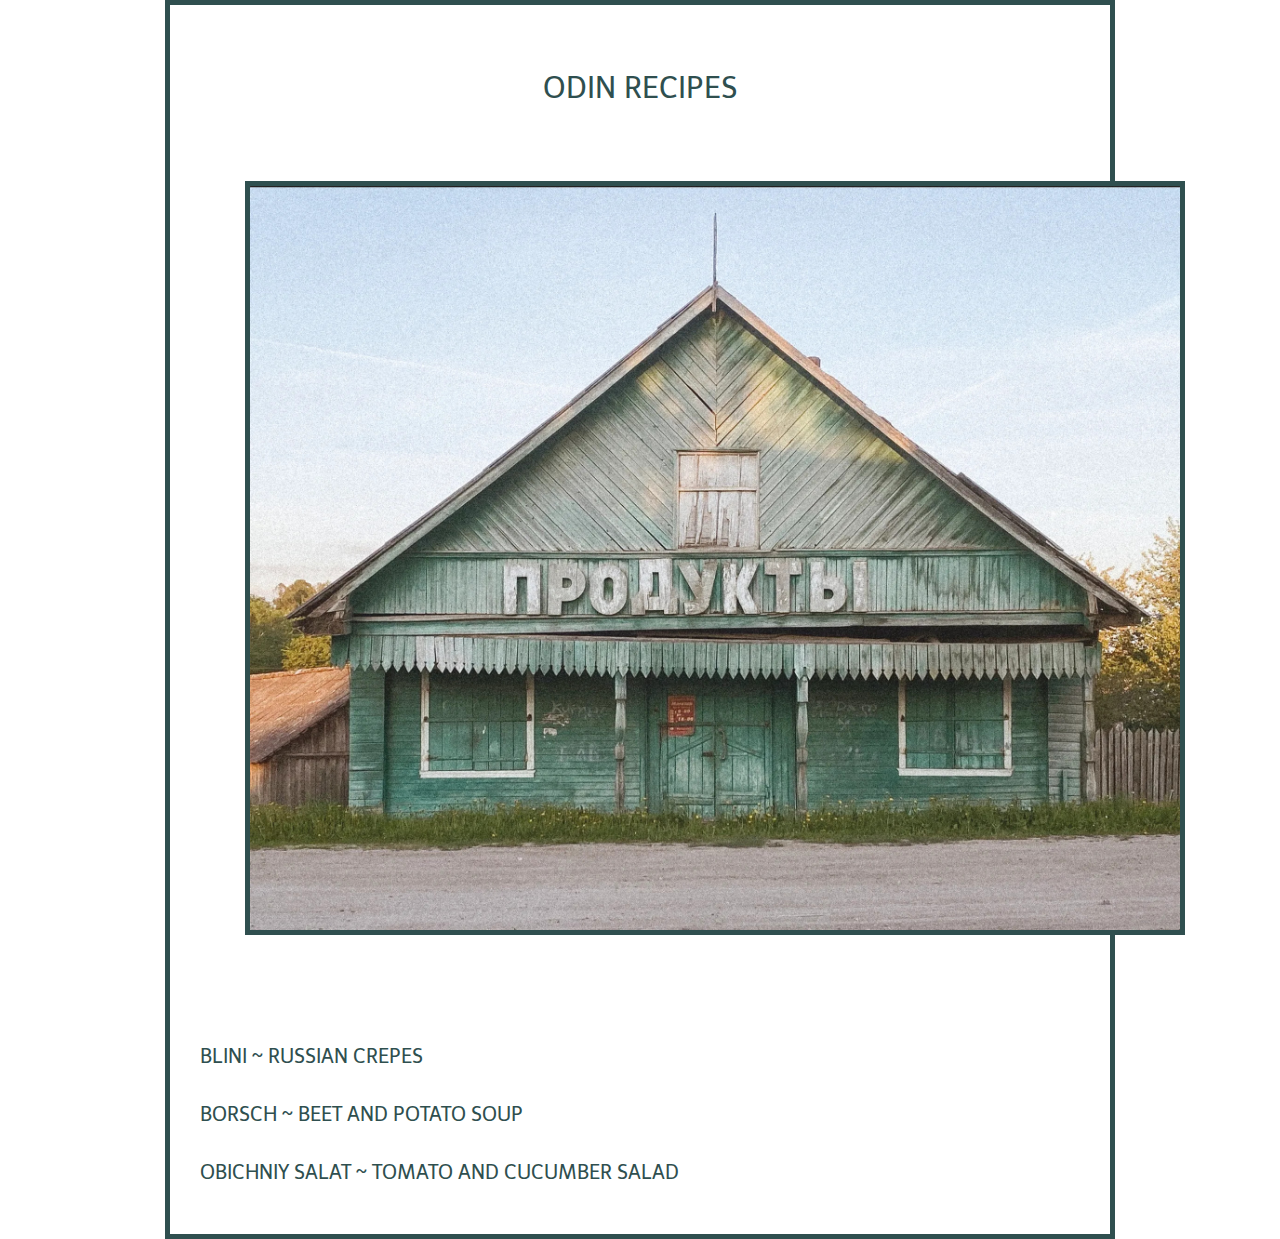
<file: index.html>
<!DOCTYPE html>
<html lang="en">
    <head>
        <meta charset="UTF-8">
        <meta name="viewport" content="width=device-width, initial-scale=1">
        <title>ODIN RECIPES</title>
        <link href="styles.css" rel="stylesheet">

        <link rel="preconnect" href="https://fonts.googleapis.com">
        <link rel="preconnect" href="https://fonts.gstatic.com" crossorigin>
        <link href="https://fonts.googleapis.com/css2?family=Carrois+Gothic&family=Gluten:wght@100..900&family=Lumanosimo&family=Telex&display=swap" rel="stylesheet">
    </head>

    <body>
        <h1>ODIN RECIPES</h1>
        <img src="images/produktiy.jpg" alt="Old Russian building with wooden lettered sign that says Produce">
        <ul>
            <li><a href="recipes/blini.html">BLINI ~ RUSSIAN CREPES</a></li>
            <li><a href="recipes/borsch.html">BORSCH ~ BEET AND POTATO SOUP</a></li>
            <li><a href="recipes/salat.html">OBICHNIY SALAT ~ TOMATO AND CUCUMBER SALAD</a></li>
        </ul>
    </body>
</html>
</file>
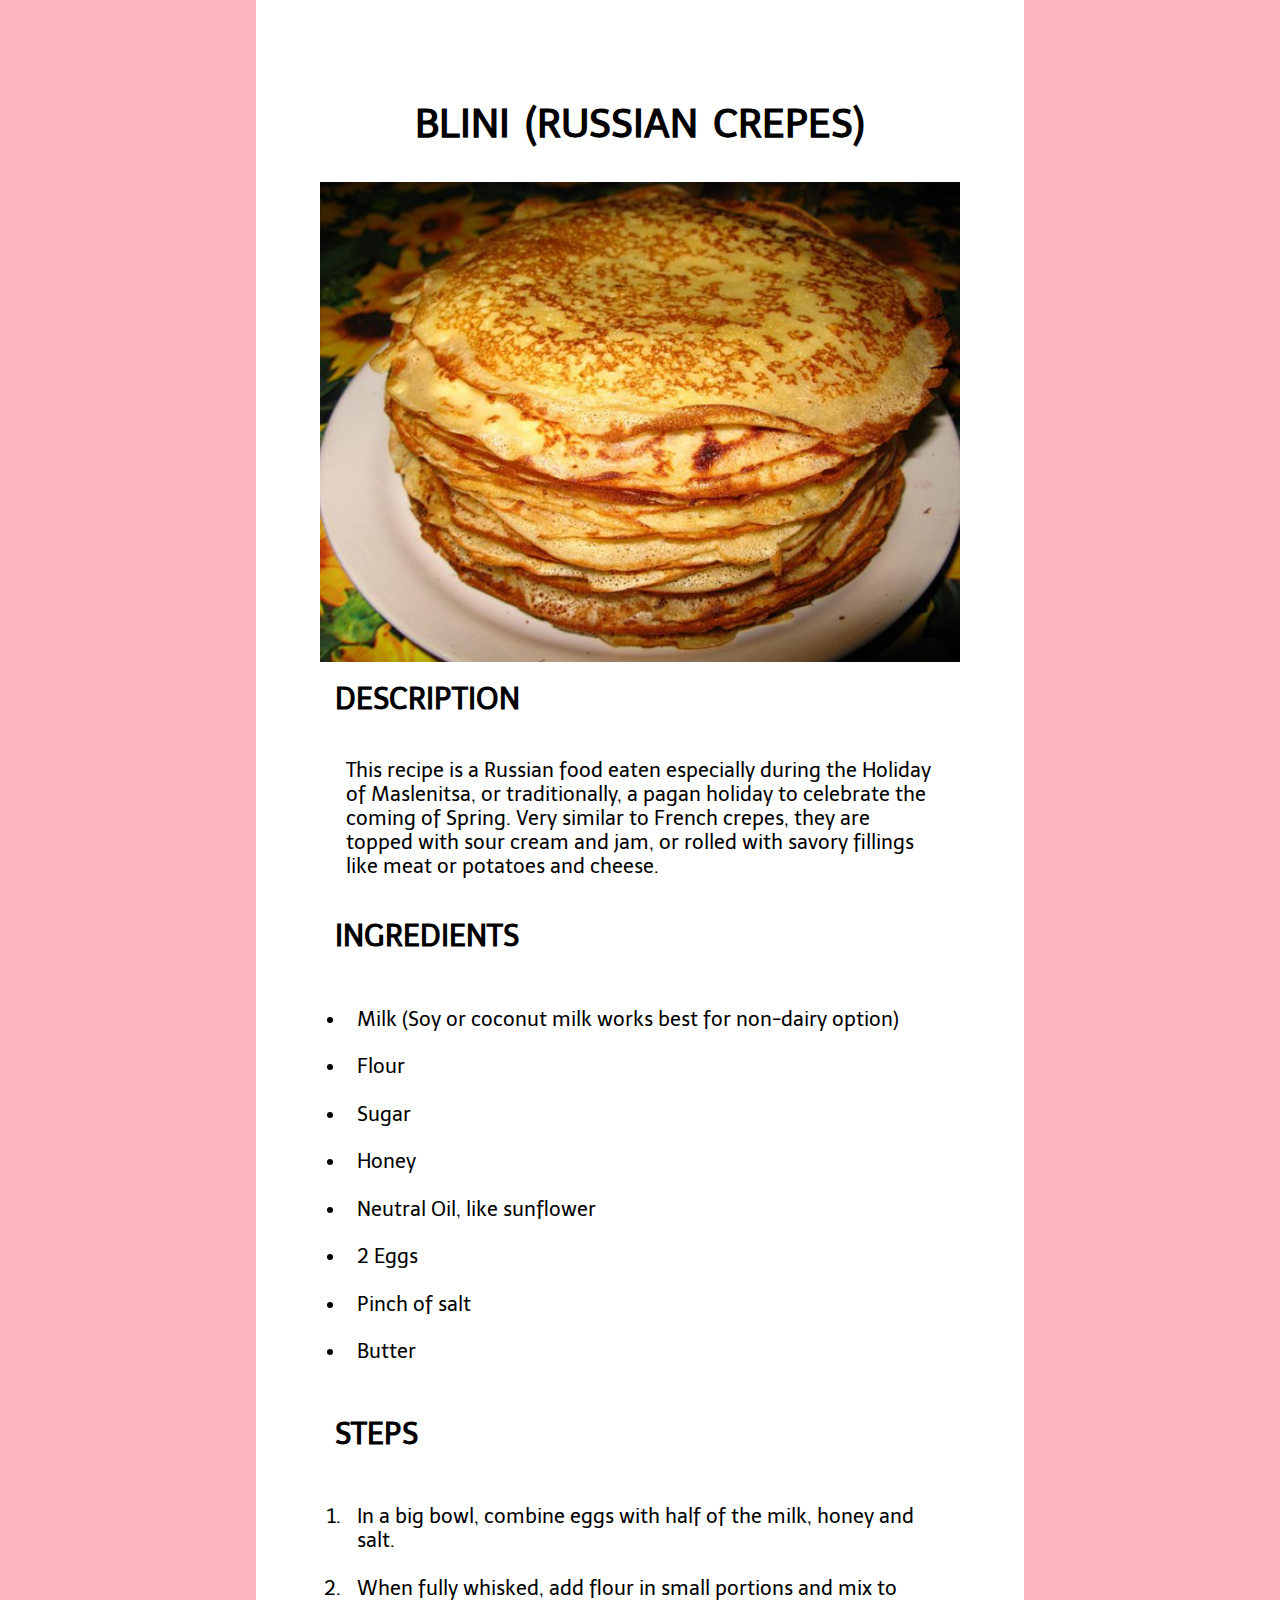
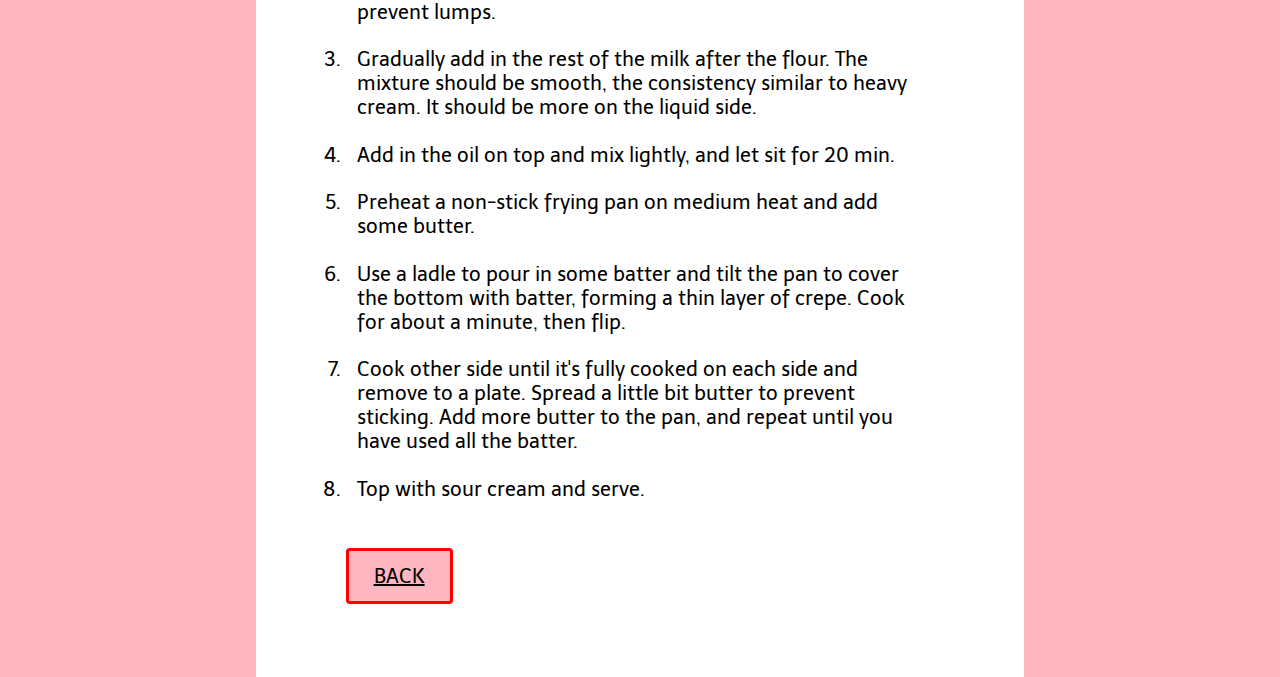
<file: recipes/blini.html>
<!DOCTYPE html>
<html lang="en">
    <head>
        <meta charset="UTF-8">
        <meta name="viewport" content="width=device-width, initial-scale=1">
        <title>Blini Recipe</title>
        <link href="stylePages.css" rel="stylesheet">

        <link rel="preconnect" href="https://fonts.googleapis.com">
        <link rel="preconnect" href="https://fonts.gstatic.com" crossorigin>
        <link href="https://fonts.googleapis.com/css2?family=Carrois+Gothic&family=Gluten:wght@100..900&family=Lumanosimo&family=Telex&display=swap" rel="stylesheet">
    </head>

    <body>
        <div class="container">
            <h1>Blini (Russian Crepes)</h1>

            <img src="../images/blini.jpg" alt="Russian crepe like pancakes, stacked high on a plate">

            <h2>Description</h2>
            <p>This recipe is a Russian food eaten especially during the Holiday of 
                Maslenitsa, or traditionally, a pagan holiday to celebrate the coming of
                Spring. Very similar to French crepes, they are topped with sour cream
                and jam, or rolled with savory fillings like meat or potatoes and cheese.
            </p>

            <h2>Ingredients</h2>
            <ul>
                <li>Milk (Soy or coconut milk works best for non-dairy option)</li>
                <li>Flour</li>
                <li>Sugar</li>
                <li>Honey</li>
                <li>Neutral Oil, like sunflower</li>
                <li>2 Eggs</li>
                <li>Pinch of salt</li>
                <li>Butter</li>
            </ul>

            <h2>Steps</h2>
            <ol>
                <li>In a big bowl, combine eggs with half of the milk, honey and salt.</li>
                <li>When fully whisked, add flour in small portions and mix to prevent lumps.</li>
                <li>Gradually add in the rest of the milk after the flour. The mixture should be
                    smooth, the consistency similar to heavy cream. It should be more on the liquid side.
                </li>
                <li>Add in the oil on top and mix lightly, and let sit for 20 min.</li>
                <li>Preheat a non-stick frying pan on medium heat and add some butter.</li>
                <li>Use a ladle to pour in some batter and tilt the pan to cover the bottom with 
                    batter, forming a thin layer of crepe. Cook for about a minute, then flip.
                </li>
                <li>Cook other side until it's fully cooked on each side and remove to a plate. Spread 
                    a little bit butter to prevent sticking. Add more butter to the pan, and repeat 
                    until you have used all the batter.
                </li>
                <li>Top with sour cream and serve.</li>
            </ol>

            <p>
                <a class="back" href="../index.html">Back</a>
            </div>
        </div>
    </body>
</html>
</file>
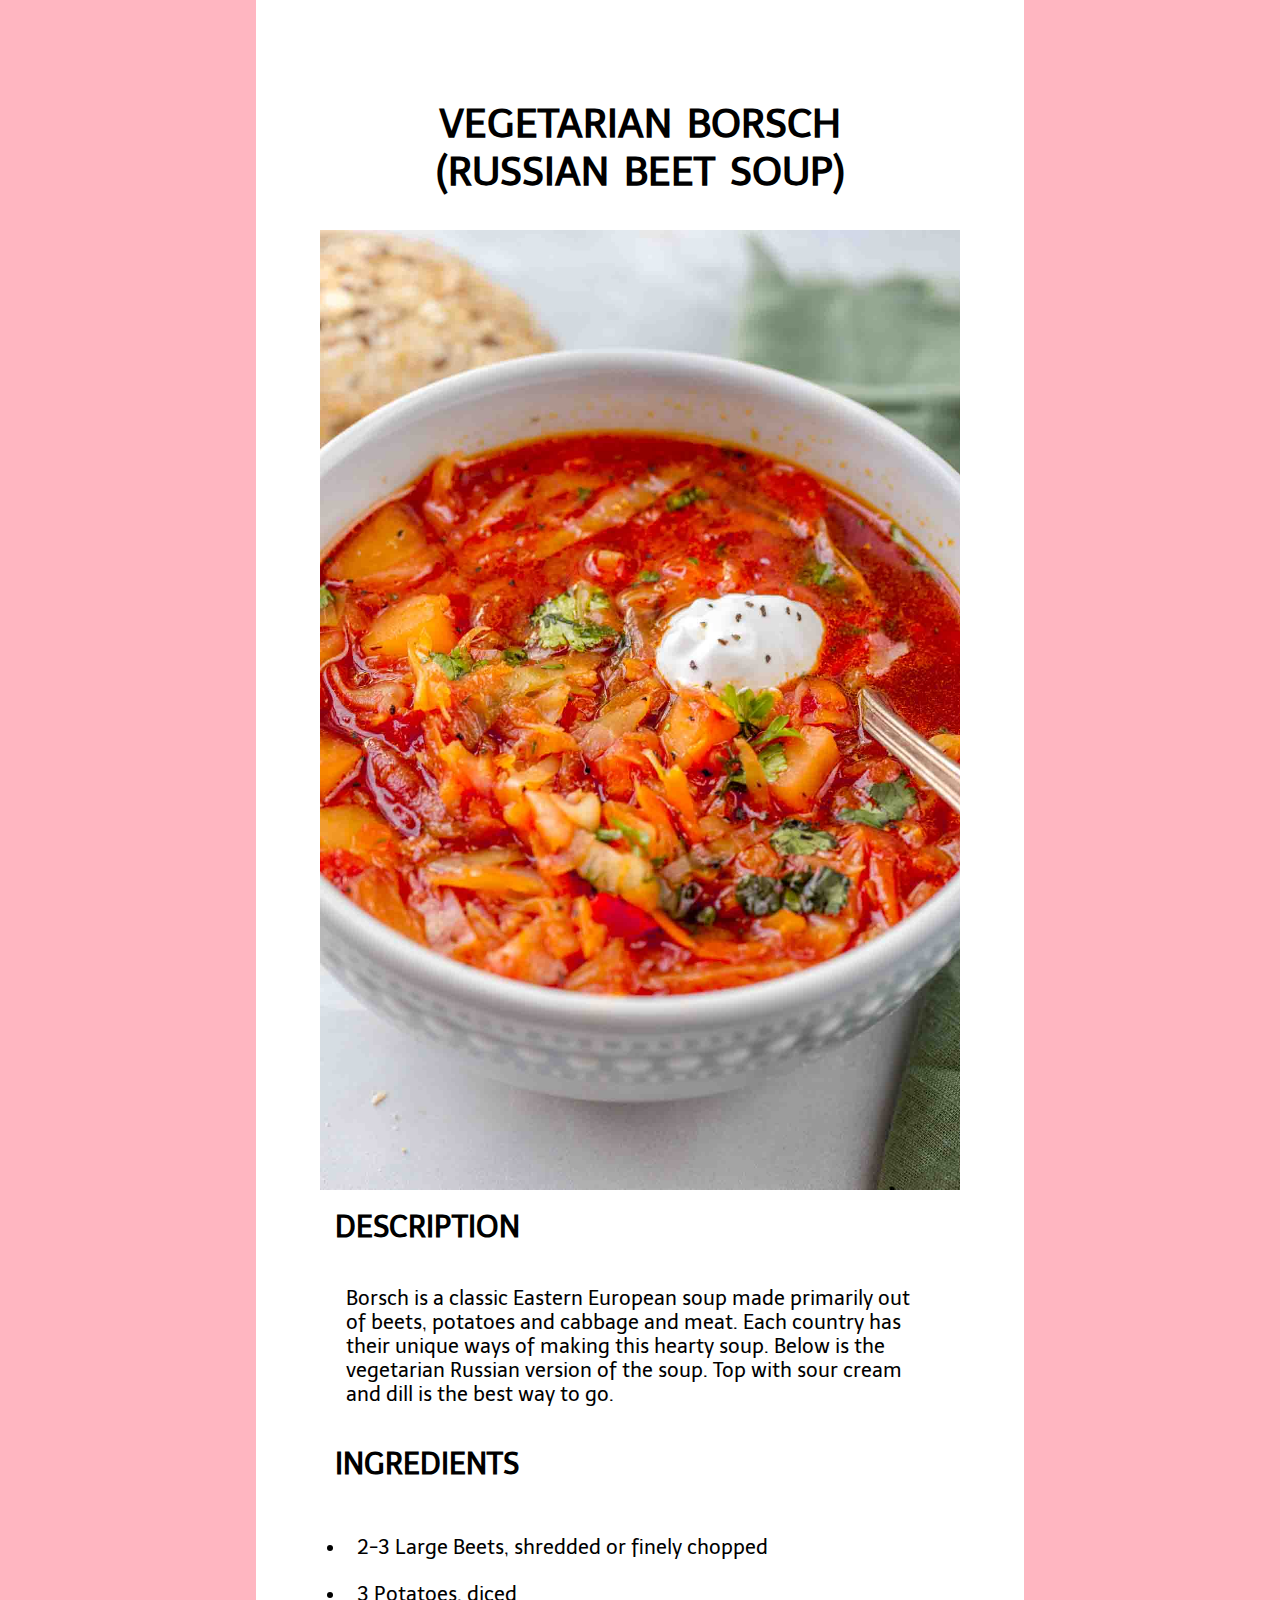
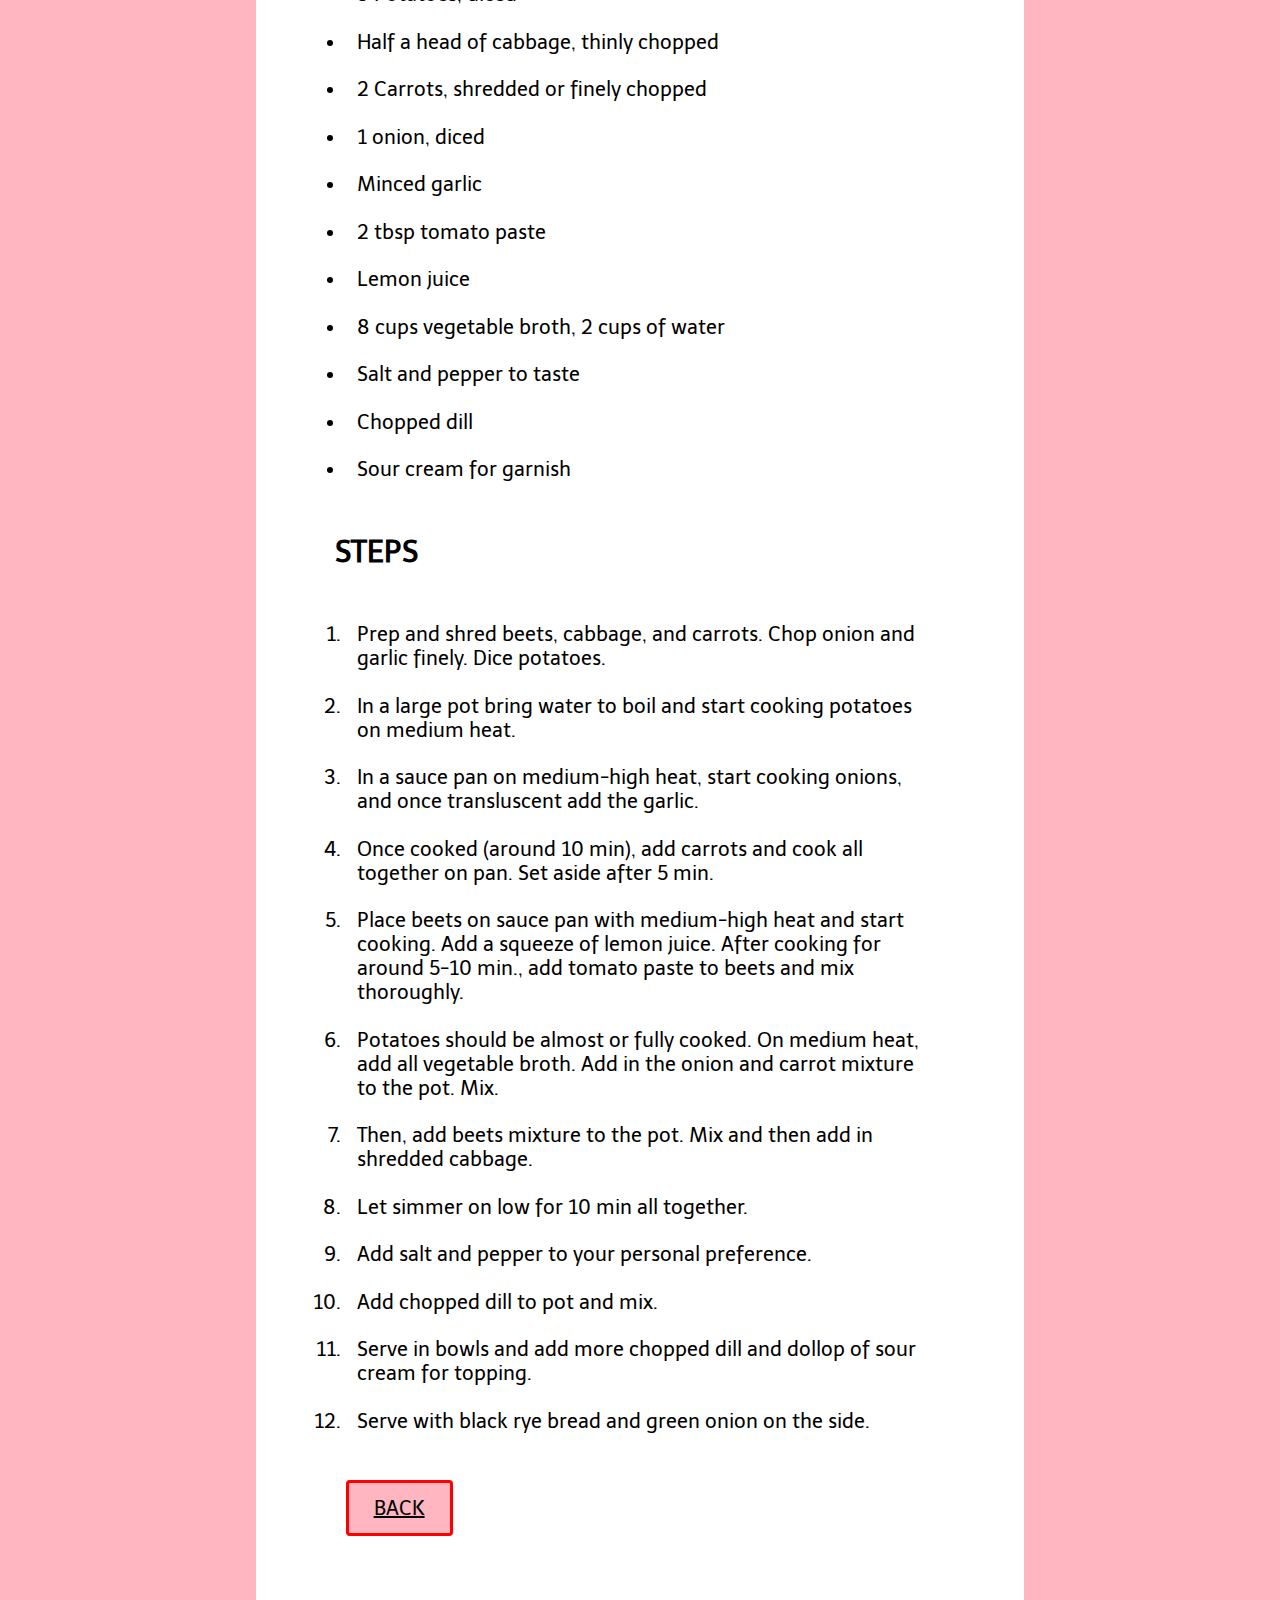
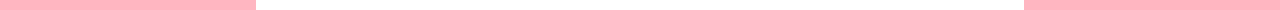
<file: recipes/borsch.html>
<!DOCTYPE html>
<html lang="en">
    <head>
        <meta charset="UTF-8">
        <meta name="viewport" content="width=device-width, initial-scale=1">
        <title>Borsch Recipe</title>
        <link href="stylePages.css" rel="stylesheet">

        <link rel="preconnect" href="https://fonts.googleapis.com">
        <link rel="preconnect" href="https://fonts.gstatic.com" crossorigin>
        <link href="https://fonts.googleapis.com/css2?family=Carrois+Gothic&family=Gluten:wght@100..900&family=Lumanosimo&family=Telex&display=swap" rel="stylesheet">
    </head>

    <body>
        <div class="container">
            <h1>Vegetarian Borsch (Russian Beet Soup)</h1>

            <img src="../images/borsch.jpg" alt="Bowl of a classic russian red soup made with 
                beets, potatoes, and cabbage">

            <h2>Description</h2>
            <p>Borsch is a classic Eastern European soup made primarily out of beets, potatoes and cabbage and meat.
                Each country has their unique ways of making this hearty soup. Below is the vegetarian Russian version of 
                the soup. Top with sour cream and dill is the best way to go. 
            </p>

            <h2>Ingredients</h2>
            <ul>
                <li>2-3 Large Beets, shredded or finely chopped</li>
                <li>3 Potatoes, diced</li>
                <li>Half a head of cabbage, thinly chopped</li>
                <li>2 Carrots, shredded or finely chopped</li>
                <li>1 onion, diced</li>
                <li>Minced garlic</li>
                <li>2 tbsp tomato paste</li>
                <li>Lemon juice</li>
                <li>8 cups vegetable broth, 2 cups of water</li>
                <li>Salt and pepper to taste</li>
                <li>Chopped dill</li>
                <li>Sour cream for garnish</li>
            </ul>

            <h2>Steps</h2>
            <ol>
                <li>Prep and shred beets, cabbage, and carrots. Chop onion and garlic finely. Dice potatoes.</li>
                <li>In a large pot bring water to boil and start cooking potatoes on medium heat.</li>
                <li>In a sauce pan on medium-high heat, start cooking onions, and once transluscent add the garlic.</li>
                <li>Once cooked (around 10 min), add carrots and cook all together on pan. Set aside after 5 min.</li>
                <li>Place beets on sauce pan with medium-high heat and start cooking. Add a squeeze of lemon juice. 
                    After cooking for around 5-10 min., add tomato paste to beets and mix thoroughly.
                </li>
                <li>Potatoes should be almost or fully cooked. On medium heat, add all vegetable broth. Add in the onion and carrot mixture to the pot. Mix.</li>
                <li>Then, add beets mixture to the pot. Mix and then add in shredded cabbage.</li>
                <li>Let simmer on low for 10 min all together.</li>
                <li>Add salt and pepper to your personal preference.</li>
                <li>Add chopped dill to pot and mix.</li>
                <li>Serve in bowls and add more chopped dill and dollop of sour cream for topping.</li>
                <li>Serve with black rye bread and green onion on the side.</li>
            </ol>

            <p>
                <a class="back" href="../index.html">Back</a>
            </p>
        </div>
    </body>
</html>
</file>
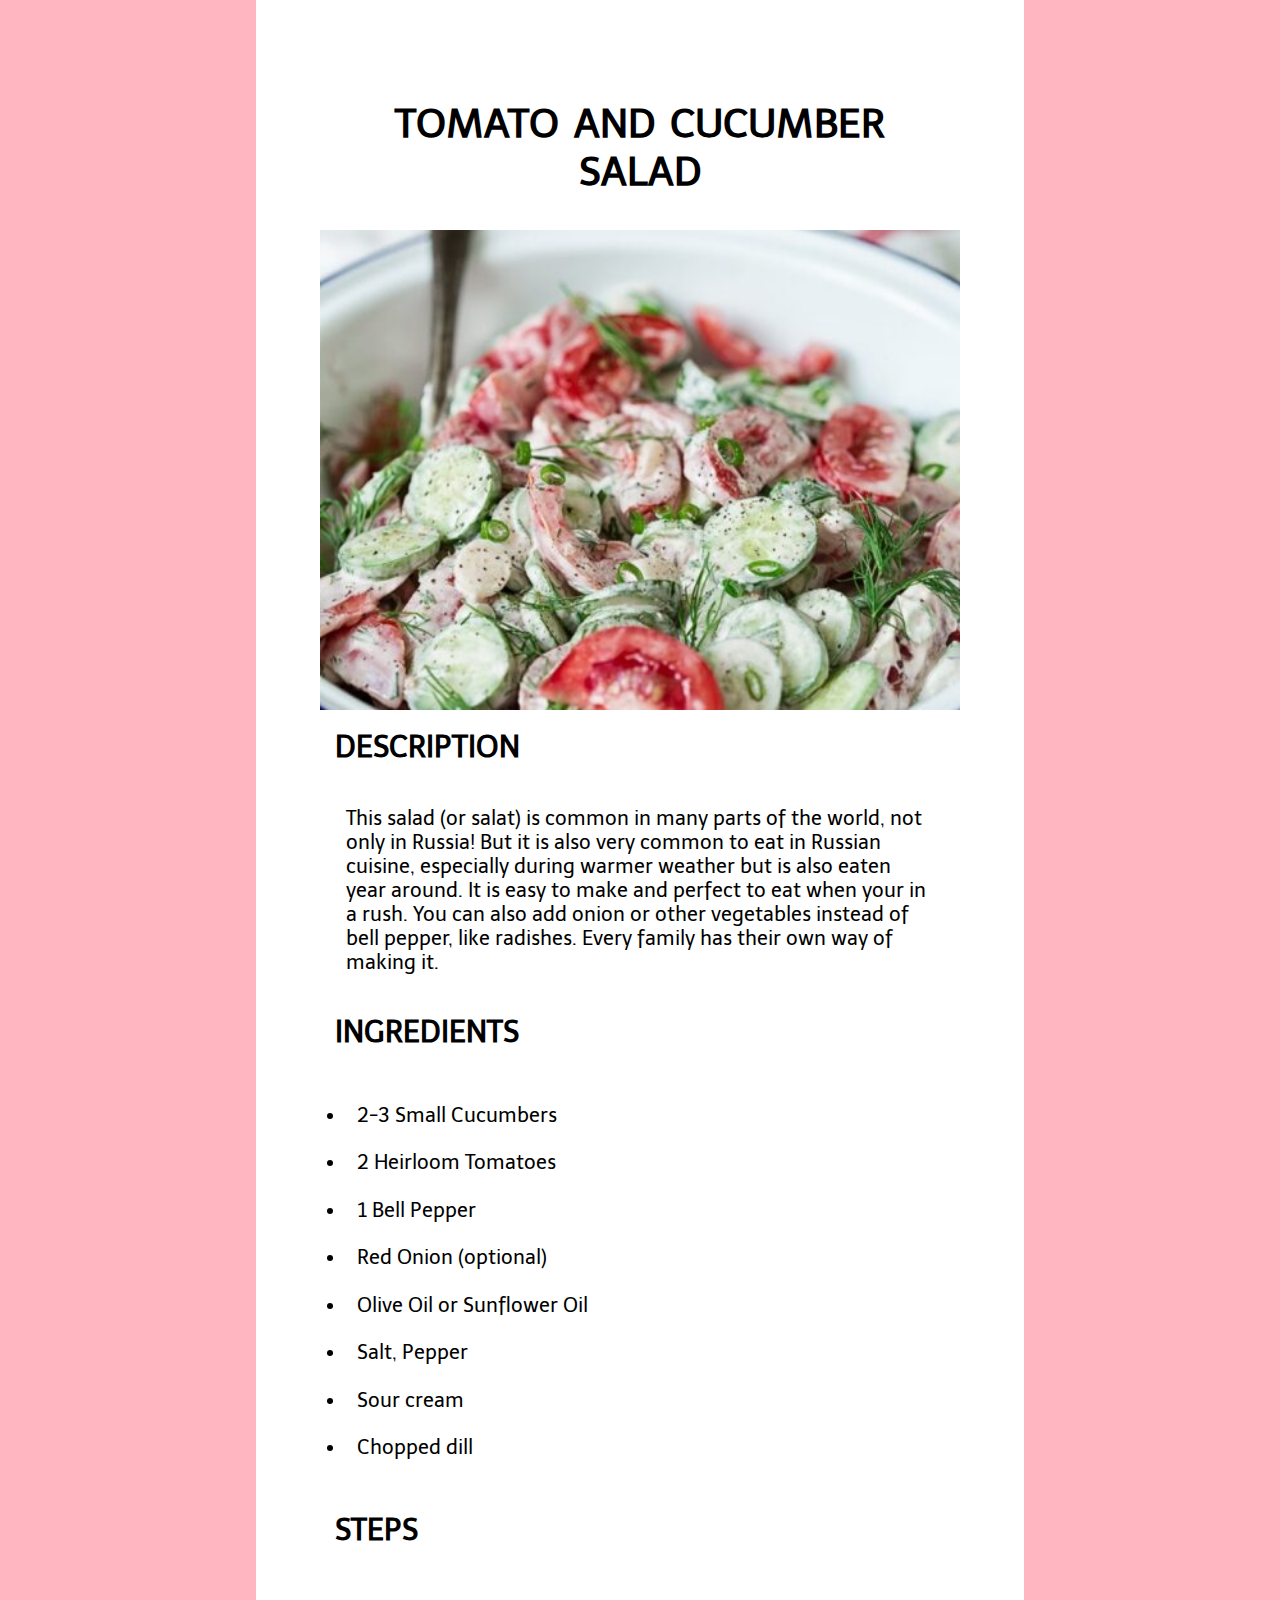
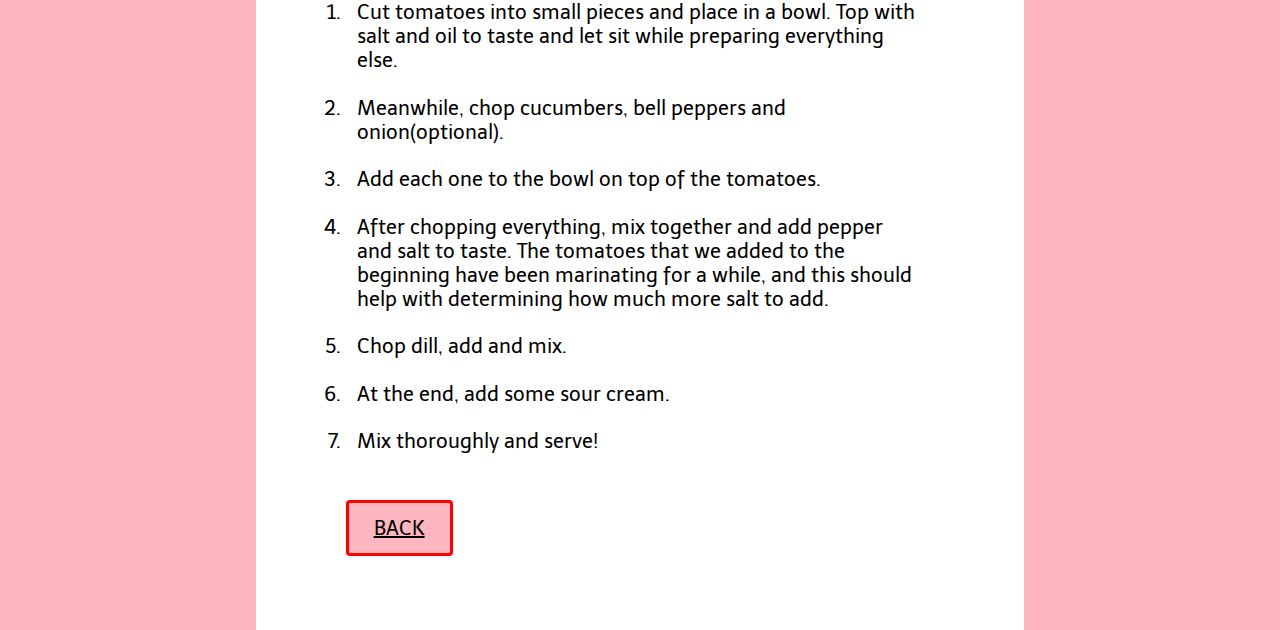
<file: recipes/salat.html>
<!DOCTYPE html>
<html lang="en">
    <head>
        <meta charset="UTF-8">
        <meta name="viewport" content="width=device-width, initial-scale=1">
        <title>Salat Recipe</title>
        <link href="stylePages.css" rel="stylesheet">

        <link rel="preconnect" href="https://fonts.googleapis.com">
        <link rel="preconnect" href="https://fonts.gstatic.com" crossorigin>
        <link href="https://fonts.googleapis.com/css2?family=Carrois+Gothic&family=Gluten:wght@100..900&family=Lumanosimo&family=Telex&display=swap" rel="stylesheet">
    </head>

    <body>
        <div class="container">
            <h1>Tomato and Cucumber Salad</h1>

            <img src="../images/salat.jpg" alt="Bowl of salad with tomatoes, cucumbers, bell pepper and sour cream.">

            <h2>Description</h2>
            <p>This salad (or salat) is common in many parts of the world, not only in Russia! But it is also very common to eat 
                in Russian cuisine, especially during warmer weather but is also eaten year around. It is easy to make and 
                perfect to eat when your in a rush. You can also add onion or other vegetables instead of bell pepper, like
                radishes. Every family has their own way of making it. 
            </p>

            <h2>Ingredients</h2>
            <ul>
                <li>2-3 Small Cucumbers</li>
                <li>2 Heirloom Tomatoes</li>
                <li>1 Bell Pepper</li>
                <li>Red Onion (optional)</li>
                <li>Olive Oil or Sunflower Oil</li>
                <li>Salt, Pepper</li>
                <li>Sour cream</li>
                <li>Chopped dill</li>
            </ul>

            <h2>Steps</h2>
            <ol>
                <li>Cut tomatoes into small pieces and place in a bowl. Top with salt and oil to taste and let sit while 
                    preparing everything else.
                </li>
                <li>Meanwhile, chop cucumbers, bell peppers and onion(optional).</li>
                <li>Add each one to the bowl on top of the tomatoes.</li>
                <li>After chopping everything, mix together and add pepper and salt to taste. The tomatoes that we added to the beginning 
                    have been marinating for a while, and this should help with determining how much more salt to add.</li>
                <li>Chop dill, add and mix.</li>
                <li>At the end, add some sour cream.</li>
                <li>Mix thoroughly and serve!</li>
            </ol>

            <p>
                <a class="back" href="../index.html">Back</a>
            </p>
        </div>
    </body>
</html>
</file>
<file: styles.css>
.telex-regular {
    font-family: "Telex", sans-serif;
    font-weight: 400;
    font-style: normal;
  } 

* {
    padding: 0;
    margin: 0;
    box-sizing: border-box;
} 
   
body {
    font-family: "Telex", sans-serif;
    color: darkslategray;
    width: 950px;
    margin: 0 auto;
    border: 5px solid;
}

h1 {
    padding-top: 65px;
    width: 320px;
    font-size: 30px;
    font-weight: 400;
    text-align: center;
    margin: 0 auto;
}

img {
    width: 100%;
    margin: 8%;
    border: 5px solid darkslategray;
    background-color: what;
}

ul {
    list-style-type: none;
    padding: 13px;
    margin-bottom: 20px;
}

li {
    padding: 17px;
    width: 800px;
    font-size: 20px;
}

a {
    color: darkslategray;
    font-weight: 400;
    text-decoration: none;
}

a:hover {
    color: red;
}
</file>
<file: recipes/stylePages.css>
.telex-regular {
    font-family: "Telex", sans-serif;
    font-weight: 400;
    font-style: normal;
  }  

* {
    padding: 0;
    margin: 0;
    box-sizing: border-box;
}

body {
    background-color: lightpink;
    font-family: "Telex", sans-serif;
}

.container {
    background-color: #FFFFFF;
    width: 60%;
    margin: 0 auto;
    padding: 5%;
}

h1 {
    margin: 20px;
    font-size: 40px;
    text-align: center;
}

h2 {
    font-size: 30px;
}

h1, h2 {
    padding: 15px;
    text-transform: uppercase;
    word-spacing: 5px;
}

img {
    width: 100%;
}

p, ul, ol {
    padding: 4%;
    font-size: 20px;
}

li {
    padding: 2%;
}

a {
    border: 3px solid red;
    background-color: lightpink;
    color: black;
    border-radius: 4px;
    padding: 13px 25px;
    font-size: 20px;
    text-transform: uppercase;
}

a:hover {
    background-color: yellow;
    color: red;
}
</file>
